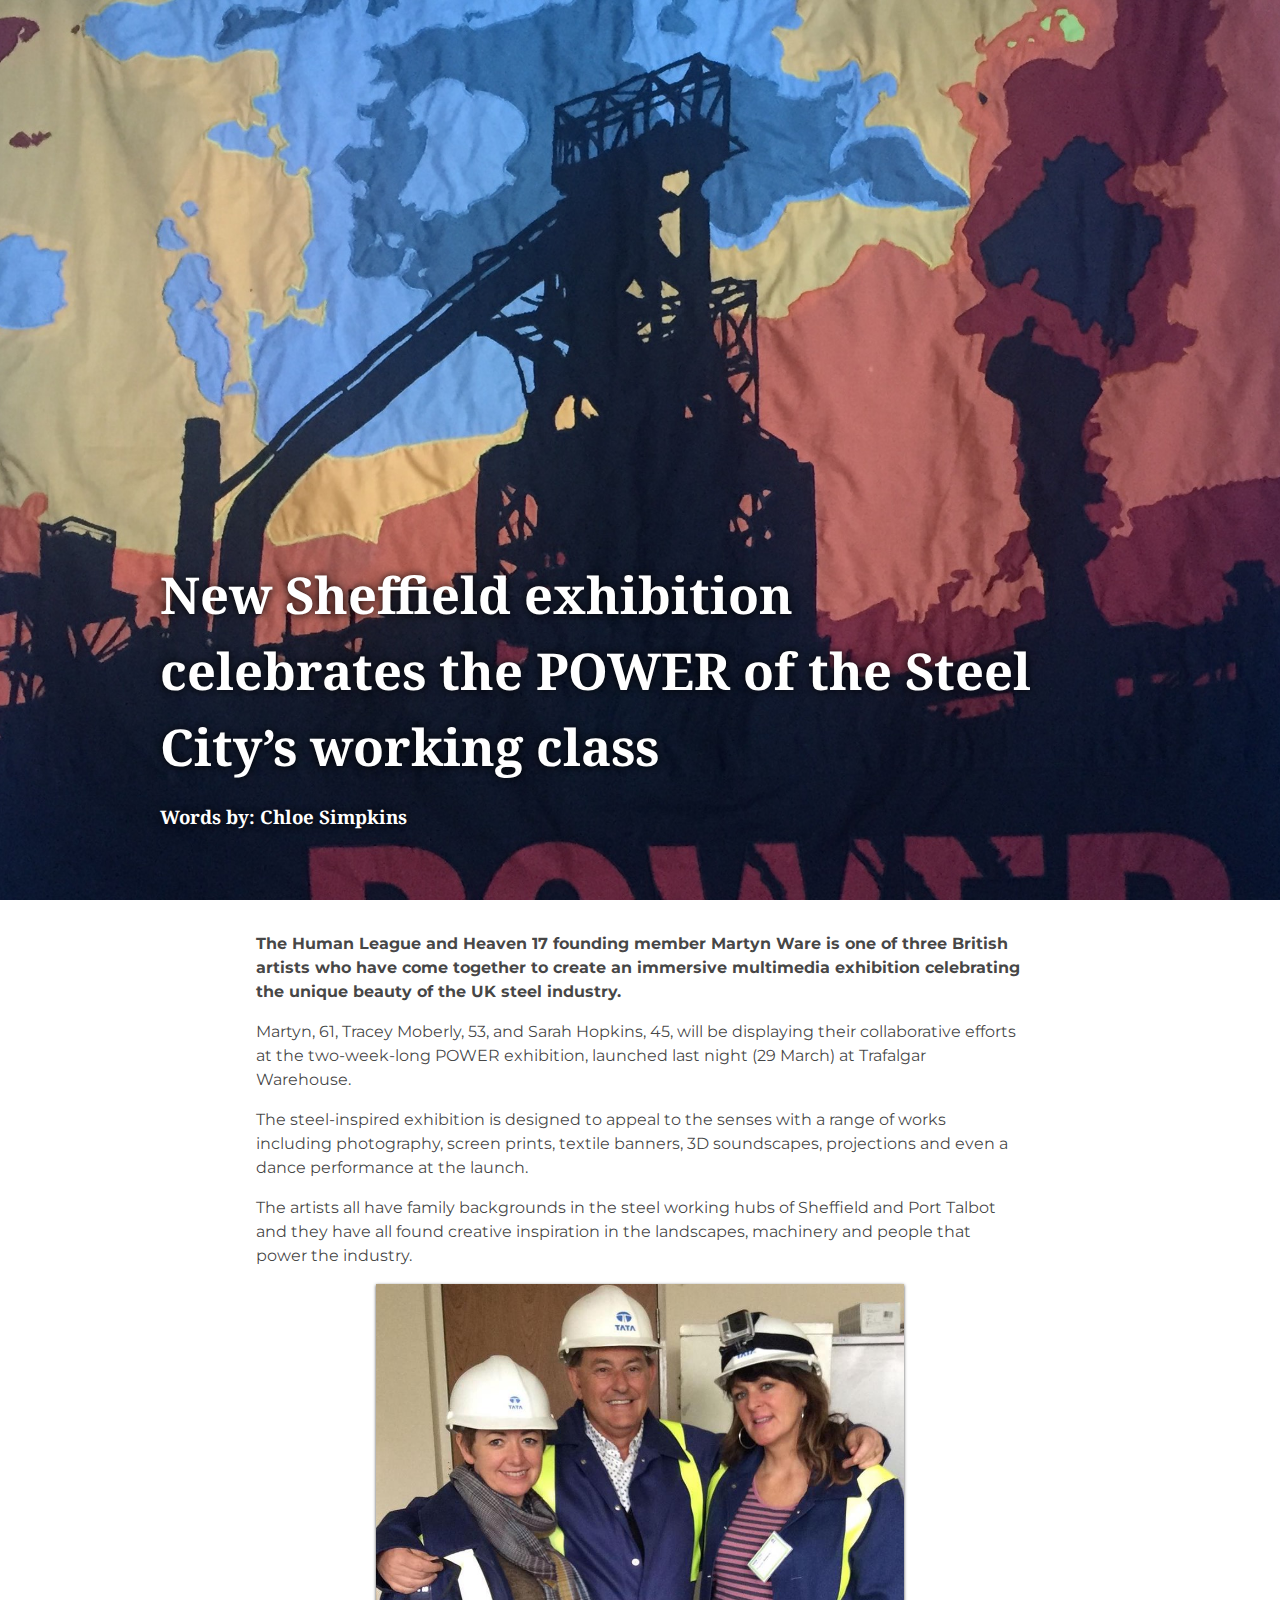
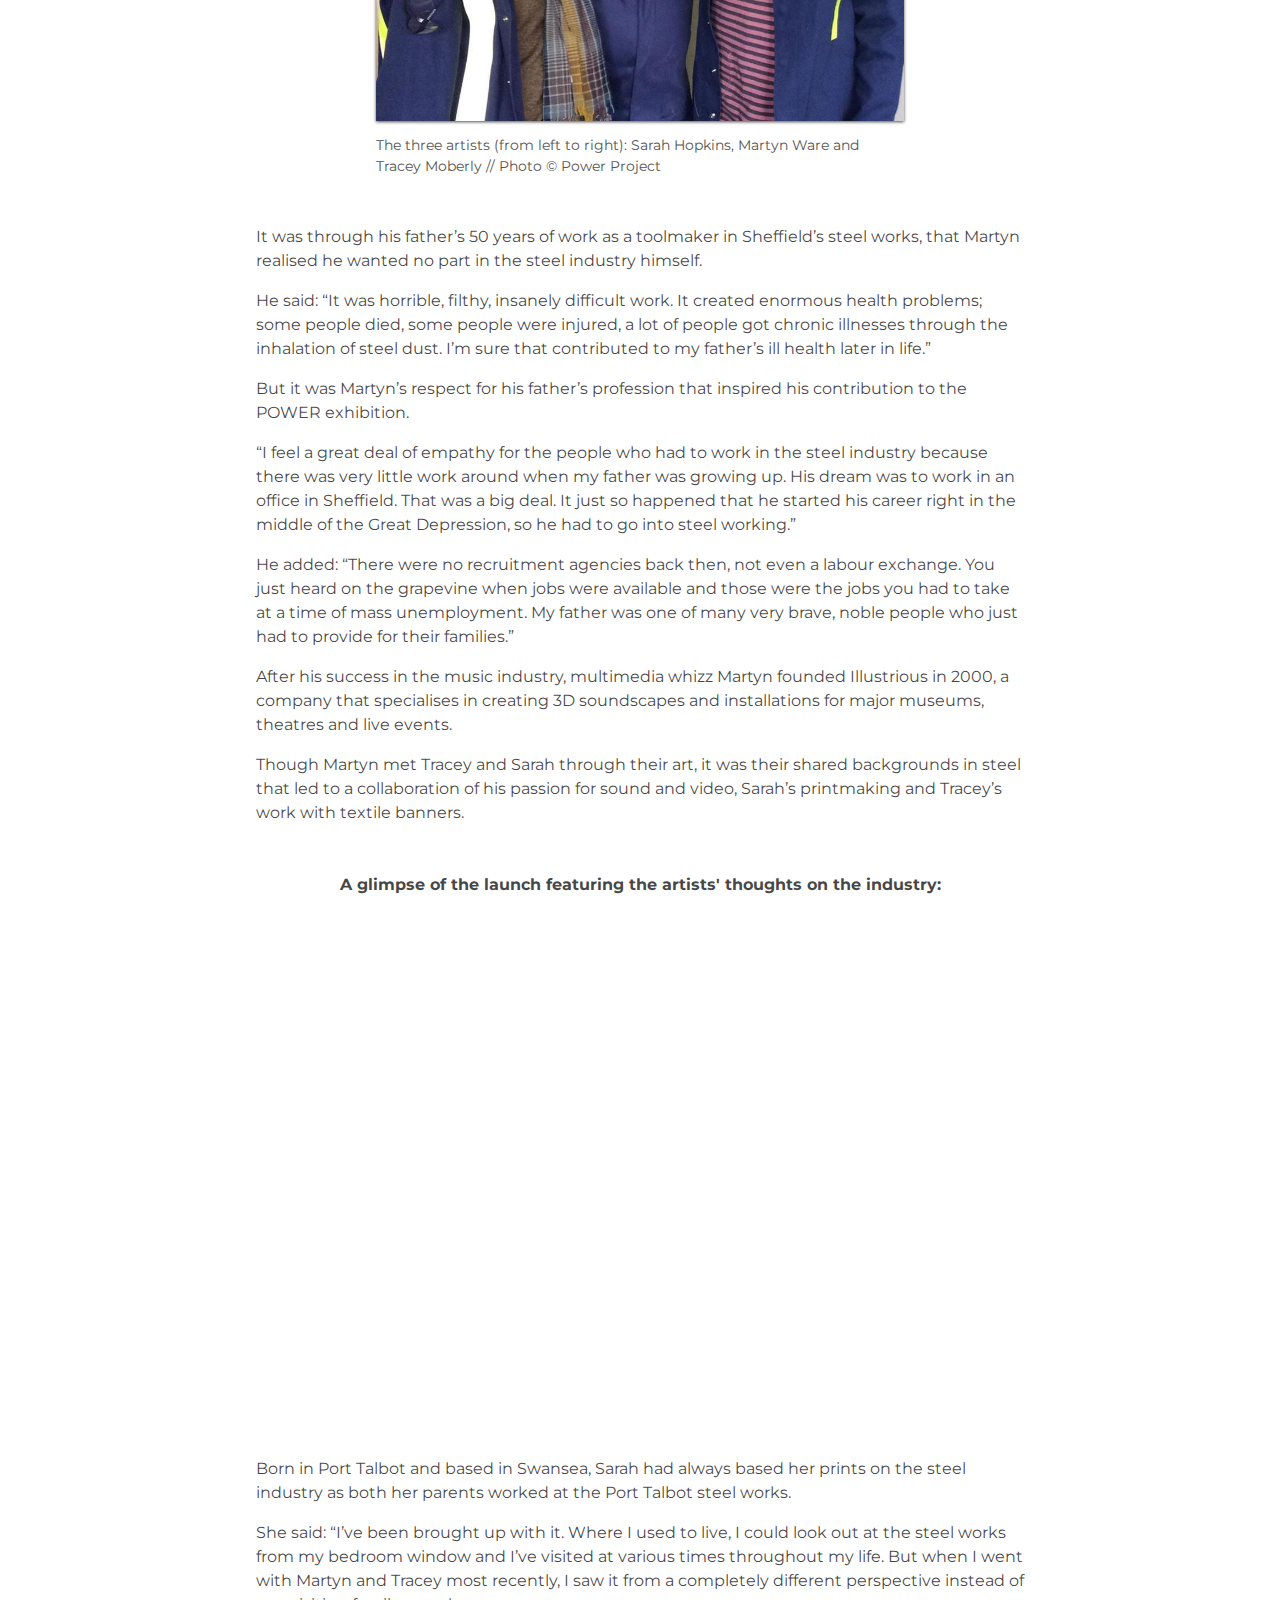
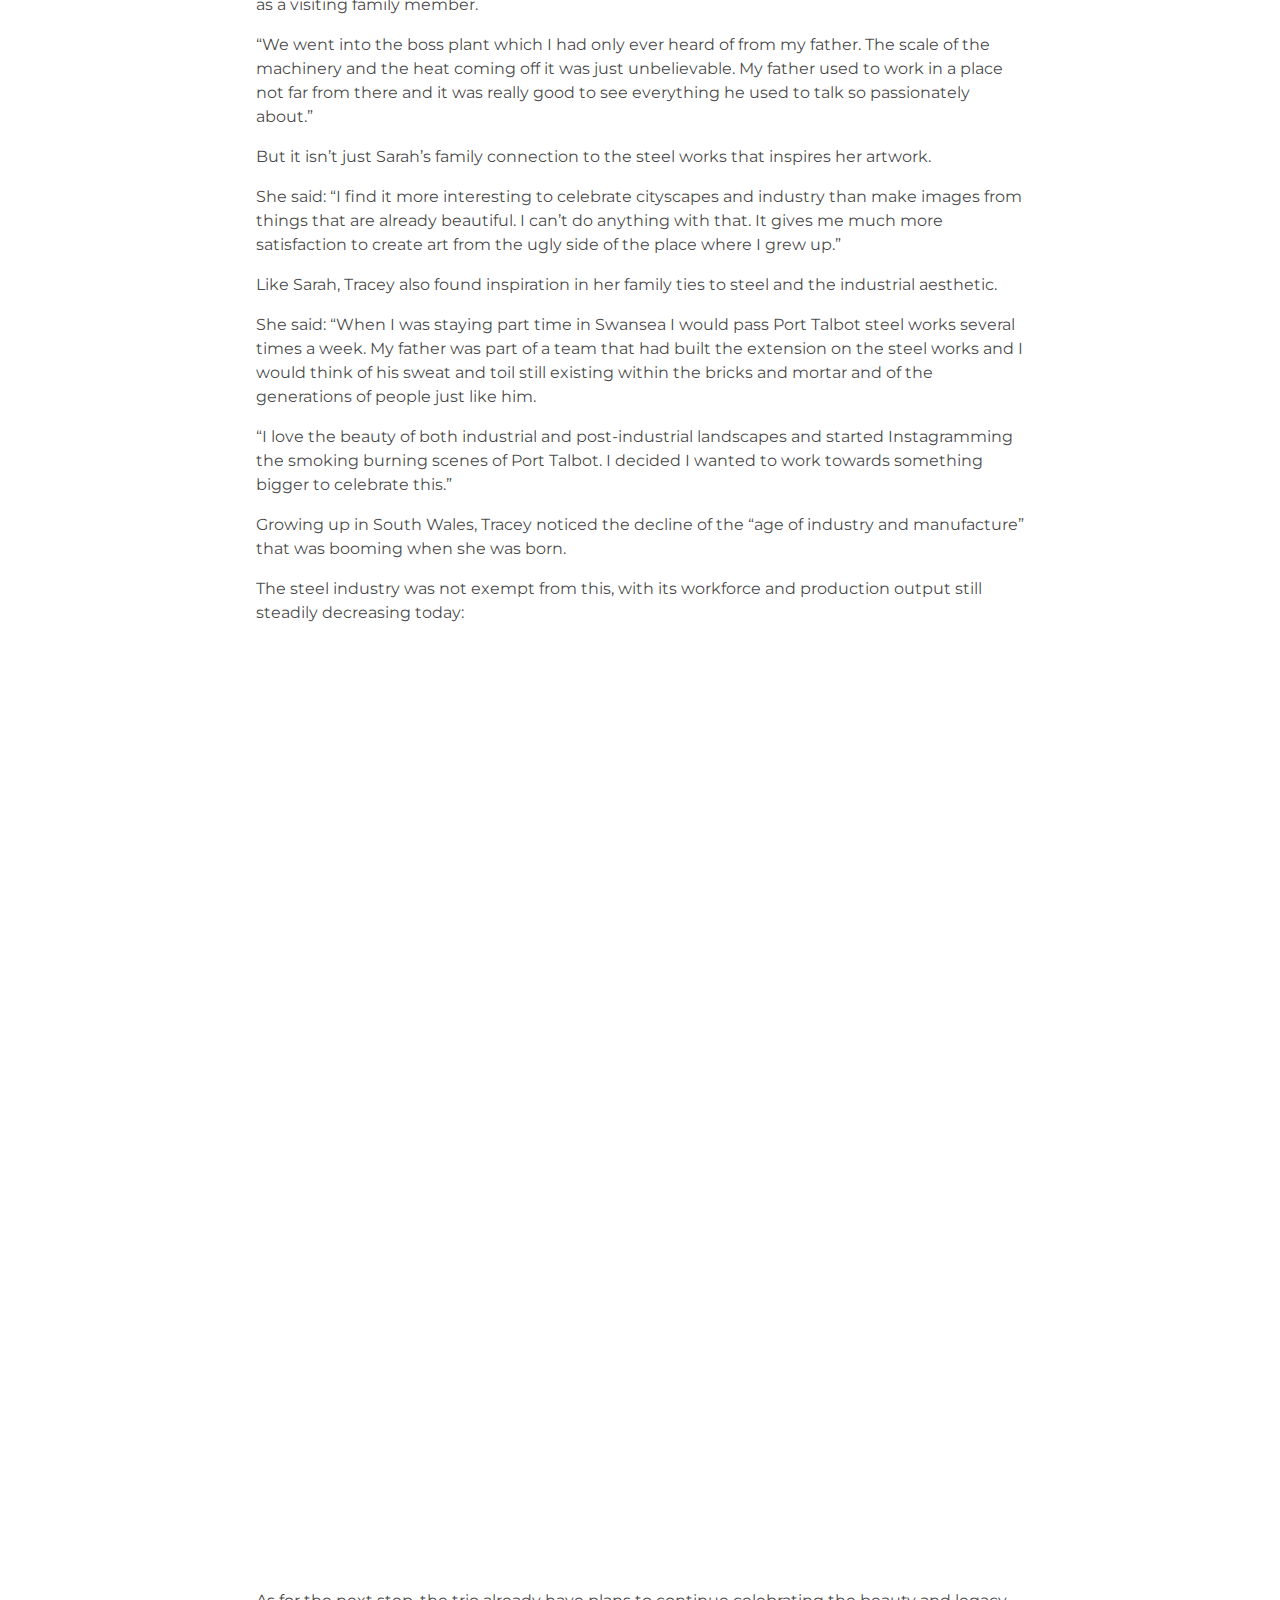
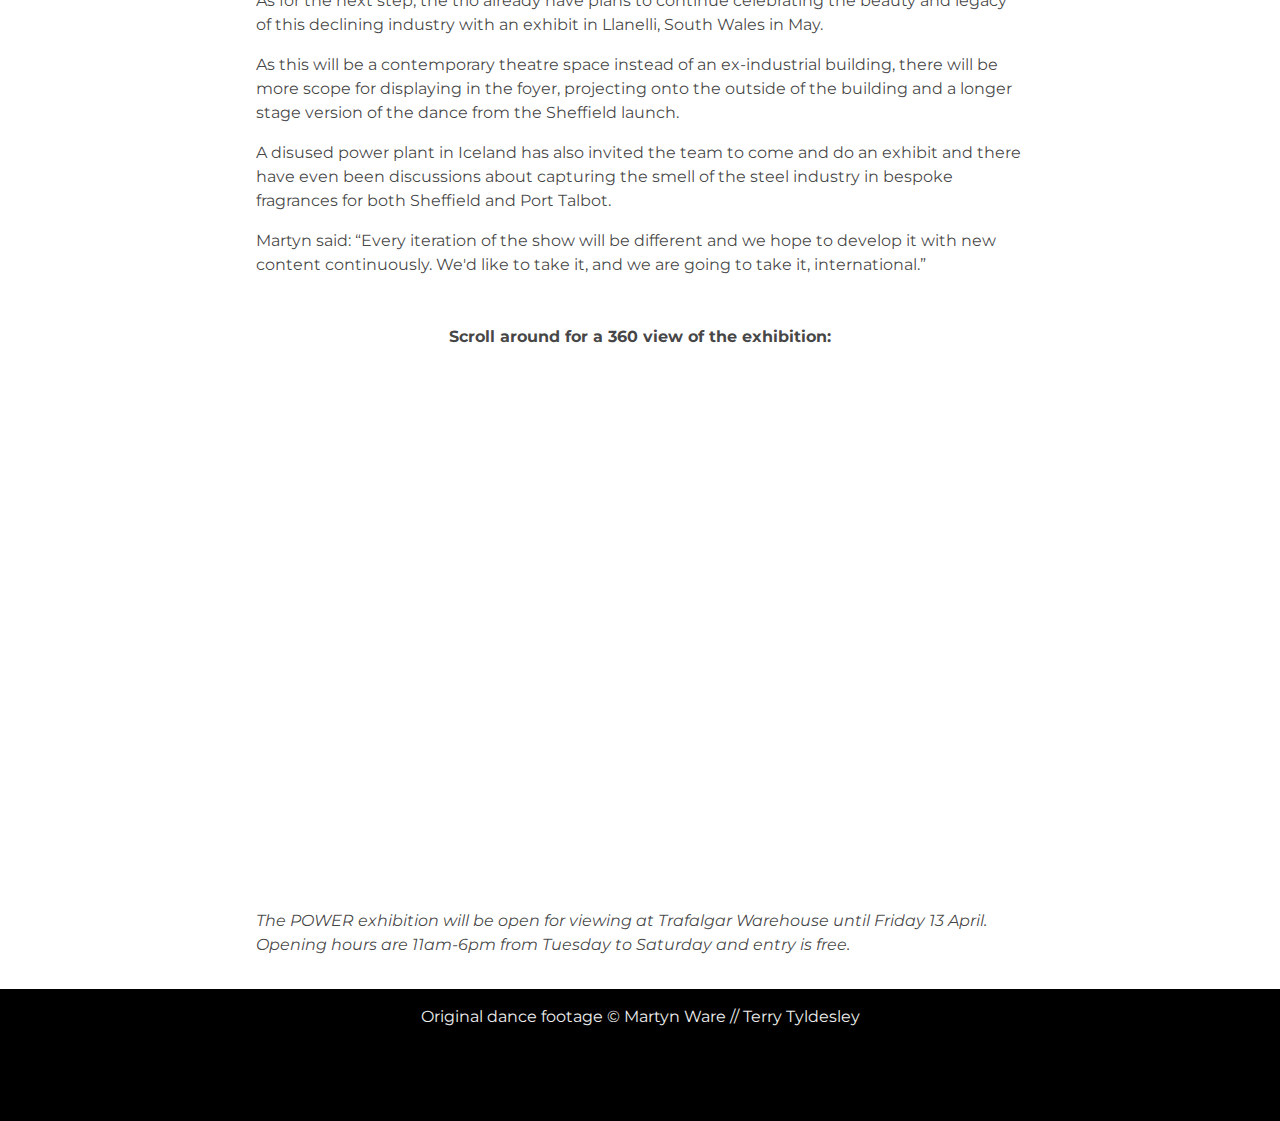
<file: index.html>
<!DOCTYPE html>
<html>

<head>
  <meta charset="UTF-8">
  <title>POWER Exhibition</title>

  <!--  Slick carousel -->
  <link rel="stylesheet" href="js/slick/slick.css">
  <link rel="stylesheet" href="js/slick/slick-theme.css">

  <!-- AOS stylesheet -->
  <link rel="stylesheet" href="css/aos.css">

  <link rel="stylesheet" href="css/normalize.css">
  <link rel="stylesheet" href="style.css">
  <link rel="stylesheet" href="css/mobile.css">
  <link rel='stylesheet prefetch' href='css/animate.css'>
  <meta name="viewport" content="width=device-width, initial-scale=1">
</head>

<body>
  <article>
    <section class="pier image_bg">
      <header>
        <h2>New Sheffield exhibition celebrates the POWER of the Steel City’s working class</h2>
        <h3>Words by: Chloe Simpkins</h3>
      </header>
    </section>

    <section class="content">

      <p><b>The Human League and Heaven 17 founding member Martyn Ware is one of three British artists who have come together to create an immersive multimedia exhibition celebrating the unique beauty of the UK steel industry.</b></p>
      <p>Martyn, 61, Tracey Moberly, 53, and Sarah Hopkins, 45, will be displaying their collaborative efforts at the two-week-long POWER exhibition, launched last night (29 March) at Trafalgar Warehouse.</p>
      <p>The steel-inspired exhibition is designed to appeal to the senses with a range of works including photography, screen prints, textile banners, 3D soundscapes, projections and even a dance performance at the launch.</p>
      <p>The artists all have family backgrounds in the steel working hubs of Sheffield and Port Talbot and they have all found creative inspiration in the landscapes, machinery and people that power the industry.</p>

      <figure>
        <img src="images/Artists.jpg" alt="">
        <figcaption>The three artists (from left to right): Sarah Hopkins, Martyn Ware and Tracey Moberly // Photo &copy Power Project</figcaption>
      </figure>

      <p>It was through his father’s 50 years of work as a toolmaker in Sheffield’s steel works, that Martyn realised he wanted no part in the steel industry himself.</p>
      <p>He said: “It was horrible, filthy, insanely difficult work. It created enormous health problems; some people died, some people were injured, a lot of people got chronic illnesses through the inhalation of steel dust. I’m sure that contributed to my father’s ill health later in life.”</p>
      <p>But it was Martyn’s respect for his father’s profession that inspired his contribution to the POWER exhibition.</p>
      <p>“I feel a great deal of empathy for the people who had to work in the steel industry because there was very little work around when my father was growing up. His dream was to work in an office in Sheffield.
      That was a big deal. It just so happened that he started his career right in the middle of the Great Depression, so he had to go into steel working.”</p>
      <p>He added: “There were no recruitment agencies back then, not even a labour exchange. You just heard on the grapevine when jobs were available and those were the jobs you had to take at a time of mass unemployment. My father was one of many very brave, noble people who just had to provide for their families.”</p>
      <p>After his success in the music industry, multimedia whizz Martyn founded Illustrious in 2000, a company that specialises in creating 3D soundscapes and installations for major museums, theatres and live events.</p>
      <p>Though Martyn met Tracey and Sarah through their art, it was their shared backgrounds in steel that led to a collaboration of his passion for sound and video, Sarah’s printmaking and Tracey’s work with textile banners.</p>

      </section>

      <section class="center">

      <p><b>A glimpse of the launch featuring the artists' thoughts on the industry:</b></p>

      </section>

      <section class="video">

      <iframe width="800" height="480" src="https://www.youtube.com/embed/n5-4gDi5Epw" frameborder="0" allow="autoplay; encrypted-media" allowfullscreen></iframe>

      </section>

      <section class="content">

      <p>Born in Port Talbot and based in Swansea, Sarah had always based her prints on the steel industry as both her parents worked at the Port Talbot steel works.</p>
      <p>She said: “I’ve been brought up with it. Where I used to live, I could look out at the steel works from my bedroom window and I’ve visited at various times throughout my life. But when I went with Martyn and Tracey most recently, I saw it from a completely different perspective instead of as a visiting family member.</p>
      <p>“We went into the boss plant which I had only ever heard of from my father. The scale of the machinery and the heat coming off it was just unbelievable. My father used to work in a place not far from there and it was really good to see everything he used to talk so passionately about.”</p>
      <p>But it isn’t just Sarah’s family connection to the steel works that inspires her artwork.</p>
      <p>She said: “I find it more interesting to celebrate cityscapes and industry than make images from things that are already beautiful. I can’t do anything with that. It gives me much more satisfaction to create art from the ugly side of the place where I grew up.”</p>
      <p>Like Sarah, Tracey also found inspiration in her family ties to steel and the industrial aesthetic.</p>
      <p>She said: “When I was staying part time in Swansea I would pass Port Talbot steel works several times a week. My father was part of a team that had built the extension on the steel works and I would think of his sweat and toil still existing within the bricks and mortar and of the generations of people just like him.</p>
      <p>“I love the beauty of both industrial and post-industrial landscapes and started Instagramming the smoking burning scenes of Port Talbot. I decided I wanted to work towards something bigger to celebrate this.”</p>
      <p>Growing up in South Wales, Tracey noticed the decline of the “age of industry and manufacture” that was booming when she was born.</p>
      <p>The steel industry was not exempt from this, with its workforce and production output still steadily decreasing today:</p>

      </section>

      <section class="paris image_bg">
      </section>

      <section class="content">

      <p>As for the next step, the trio already have plans to continue celebrating the beauty and legacy of this declining industry with an exhibit in Llanelli, South Wales in May.</p>
      <p>As this will be a contemporary theatre space instead of an ex-industrial building, there will be more scope for displaying in the foyer, projecting onto the outside of the building and a longer stage version of the dance from the Sheffield launch.</p>
      <p>A disused power plant in Iceland has also invited the team to come and do an exhibit and there have even been discussions about capturing the smell of the steel industry in bespoke fragrances for both Sheffield and Port Talbot.</p>
      <p>Martyn said: “Every iteration of the show will be different and we hope to develop it with new content continuously. We'd like to take it, and we are going to take it, international.”</p>

      </section>

      <section class="center">

      <p><b>Scroll around for a 360 view of the exhibition:</b></p>

      </section>

      <section class="video">

      <iframe width="820" height="480" src="https://www.youtube.com/embed/54rwqVSs7gk?ecver=1" frameborder="0" allow="autoplay; encrypted-media" allowfullscreen></iframe>

      </section>

      <section class="content">

      </p><i>The POWER exhibition will be open for viewing at Trafalgar Warehouse until Friday 13 April. Opening hours are 11am-6pm from Tuesday to Saturday and entry is free.</i></p>

      </section>

  </article>


  <footer>
    Original dance footage &copy Martyn Ware // Terry Tyldesley
  </footer>

  <script src='js/jquery.min.js'></script>
  <script src='js/wow.min.js'></script>
  <script src="js/slick/slick.min.js"></script>
  <script src="js/parallax.min.js"></script>
   <script src="js/jquery.vide.min.js"></script>
   <script src="js/aos.js"></script>
  <script src="js/index.js"></script>

</body>

</html>
</file>
<file: style.css>
/* Import Google Web fonts */

@import url(https://fonts.googleapis.com/css?family=Montserrat:400,700);
@import url(https://fonts.googleapis.com/css?family=Noto+Serif:400,700,400italic,700italic);


/* Set the page defaults e.g. background and default typography */

body {
  background: #fff;
  font-family: 'Montserrat', serif;
  margin: 0;
  font-size: 16px;
  line-height: 1.5;
  color: rgba(0, 0, 0, 0.74);
}

/* a few tweaks here and there */

h2 {
  margin: 0;
}

img {
  max-width: 100%;
}

/* Set the default style of the figure element */

figure {
  padding-left: 5em;
  padding-right: 5em;
  padding top: 2em;
  padding-bottom: 2em;
}

figure img {
  box-shadow: 0px 1px 3px rgba(0, 0, 0, 0.7);
  text-align: center;
  display: flex;
  justify-content: center;
  align-items: center;
}

figcaption {
  font-size: 14px;
  color: #555;
  padding-top: 1em
}

/* Default style of the blockquote element
    Tweak this or add your won by using class names */

blockquote {
  width: 66%;
  margin: 1em auto;
  background: #fff;
  padding: 1em;
  font-size: 1.25em;
  text-align: center;
  color: #696969;
  border-bottom: 1px solid #999;
  border-top: 1px solid #999;
}

/* This controls the content sections.
    The width of the column is set by "padding" rather than the "width" style
    e.g. 20% = 60% width. */

.content {
  margin: 0 auto;
  padding: 1em 20%;
  box-sizing: border-box;
}

/* The footer's style */

footer {
  height: 100px;
  background: #000;
  color: #eee;
  text-align: center;
  padding: 1em;
}

/* Styling the full-page background headers */

.image_bg {
  /* this sets the height of each
  full width image section to that of the viewport.*/
  height: 100vh;
  text-align: center;
  display: flex;
  justify-content: center;
  align-items: center;
  background-position: center !important;
}


/* the text inside the headers */

header {
  font-family: 'Noto Serif', sans-serif;
  color: #fff;
  font-weight: 700;
  text-shadow: 0 0 9px #000000;
  width: 75%;
  text-align: left;
}

header h2 {
  margin: 0;
  font-size: 38pt;
  text-align: left;
  padding-top: 10em;
  padding-right: 1em
}

header a {
  color: white;
}


.video {
  padding: 1em;
  display: flex;
  justify-content: center;
  align-items: center;
}

.center {
  text-align: center;
}
/* Styles for header sections to apply background images or colour. */

.pier {
  background: url(images/Print2.JPG) no-repeat;
  background-size: cover;
  background-attachment: fixed;
}

.paris {
  background: url(images/Infographicfinal.jpg);
  background-attachment: fixed;
  background-size: contain;
  background-repeat: no-repeat;
  background-position: center;
  display: flex;
}


.my_green {
  /* this sets the background colour of the coloured header. */
  background: #AED581;
}

/* These are the background images defined in example.html */

.paris_scroll {
  background: url(images/Infographicfinal.jpg);
  background-size: cover;
  background-attachment: scroll;
  /*This line makes it scroll, not fixed */
}

.man {
  background: url(images/man-2785071_1920.jpg);
  background-size: cover;
  background-attachment: fixed;
  width: 100% !important;
}

.man_halftone {
  background: url(images/man-halftone.jpg);
  background-size: cover;
  background-attachment: fixed;
  width: 100% !important;
}

.oldpaper {
  /* This style is applied to a content section
  rather than a header section */
  background: url(images/old-paper.jpg) no-repeat;
  background-size: cover;
  background-attachment: fixed;
}


.beer {
  background: url(images/beer.jpg);
  background-size: cover;
  background-attachment: fixed;
  width: 100% !important;
}

.embeds {
  background: url(images/croissant-648803_1280.jpg);
  background-size: cover;
  background-attachment: fixed;
  width: 100% !important;
}

/* Example stuff - The CSS for the additional examples in example.html */

.profile img { /* styles the profile images in the first header section*/

  width: 90px;
  border-radius: 50%;
  vertical-align: middle;
  margin: 1em;
  box-shadow: 0 2px 2px 0 rgba(0, 0, 0, 0.16), 0 0 0 1px rgba(0, 0, 0, 0.08);
}

.profile {
  text-align: center;
  font-weight: normal;
}

/* Styling the alternative figure example */

.overlay_fig {
  position: relative;
}

.overlay_fig img {
  box-shadow: none;
}

.overlay_fig figcaption {
  position: absolute;
  bottom: 1em;
  left: 1em;
  background: rgba(0, 0, 0, 0.6);
  width: 66%;
  font-size: 2em;
  color: white;
  padding: 0.33em;
}


.content.man {
  /* This style creates an alternative style for the column of content
  the column is ofset to the right of the viewport rather than centred */
  padding: 1em 10% 1em 60%;
}


/*Alternative blockquote styles */
.bq_one {
  font-size: 18px;
  font-family: georgia, serif;
  color: #900C3F;
  background: #FAD7A0;
  padding: 1em;
  border-left: 8px solid #C70039;
}

.bq_two {
  background: none;
}

/* Making the rows */

.flex_container {
  display: flex;
  flex-wrap: wrap;
  justify-content: center;
}

.item {
  margin: 0.5em;
  flex-basis: 20%; /*This determines each item's width*/
  flex-grow: 1; /* This makes each item grow to fit the available space. set to 0 to tuen off*/
}

.round img {
  border-radius: 50%;
}



.embed_bg { /* a hack to make embedding stuff into the headers work */
  /* height: 100vh; */
   /* this sets the height of each full width image section to that of the viewport.*/
   position: relative;
   /*display: flex;  */
   display: flex;
   justify-content: center;
   align-items: center;
   background-position: center !important;
}


/* Create an overlay colour or image
to cover the background image of a full screen header.
This could be a transparent colour - see the coomented line below, or an image.
The image defined below is a black/transparent vignette-styled png file.   */
.overlay_full {
  position: absolute;
/* background: rgba(122,55,0,0.3); */
background: url(images/grad1.png) no-repeat;
background-size: cover;
width: 100%;
height: 100vh;
z-index: 2;
}

.front { /* apply this to the header that corresponds to the overlay_full element.
  It will ensure that the header and text go above the overlay colour or image*/
  z-index:100;
}


.overlay_full_holes {
  position: absolute;
/* background: rgba(122,55,0,0.3); */
background: url(images/top_secret.png) no-repeat;
background-size: cover;
width: 100%;
height: 100vh;
z-index: 2;
}
</file>
<file: css/mobile.css>
/* This is the mobile responsive stylesheet */

@media only screen and (min-width: 768px) {
    /* tablets and desktop */
}

@media only screen and (max-width: 767px) {
    /* phones */
    .content {
      margin: 0 auto;
      position: relative;
      width: 100%;
      padding: 1em;
    }

    blockquote.left {

        margin: 0 1em 1em 0;
        background: wheat;
        padding: 1em;
        font-size: 1.5em;
        width: 90%;
        position: relative;
    }

    .overlay_fig figcaption {
      position: absolute;
      bottom: 8px;
      left: 0;
      background: rgba(0,0,0,0.6);
      width: 97%;
      font-size: 1em;
      color: white;
      padding: 0.33em
    }

    .content.man {
      padding: 1em;
  background: none;
    }

}

@media only screen and (max-width: 767px) and (orientation: portrait) {
    /* portrait phones */
}
</file>
